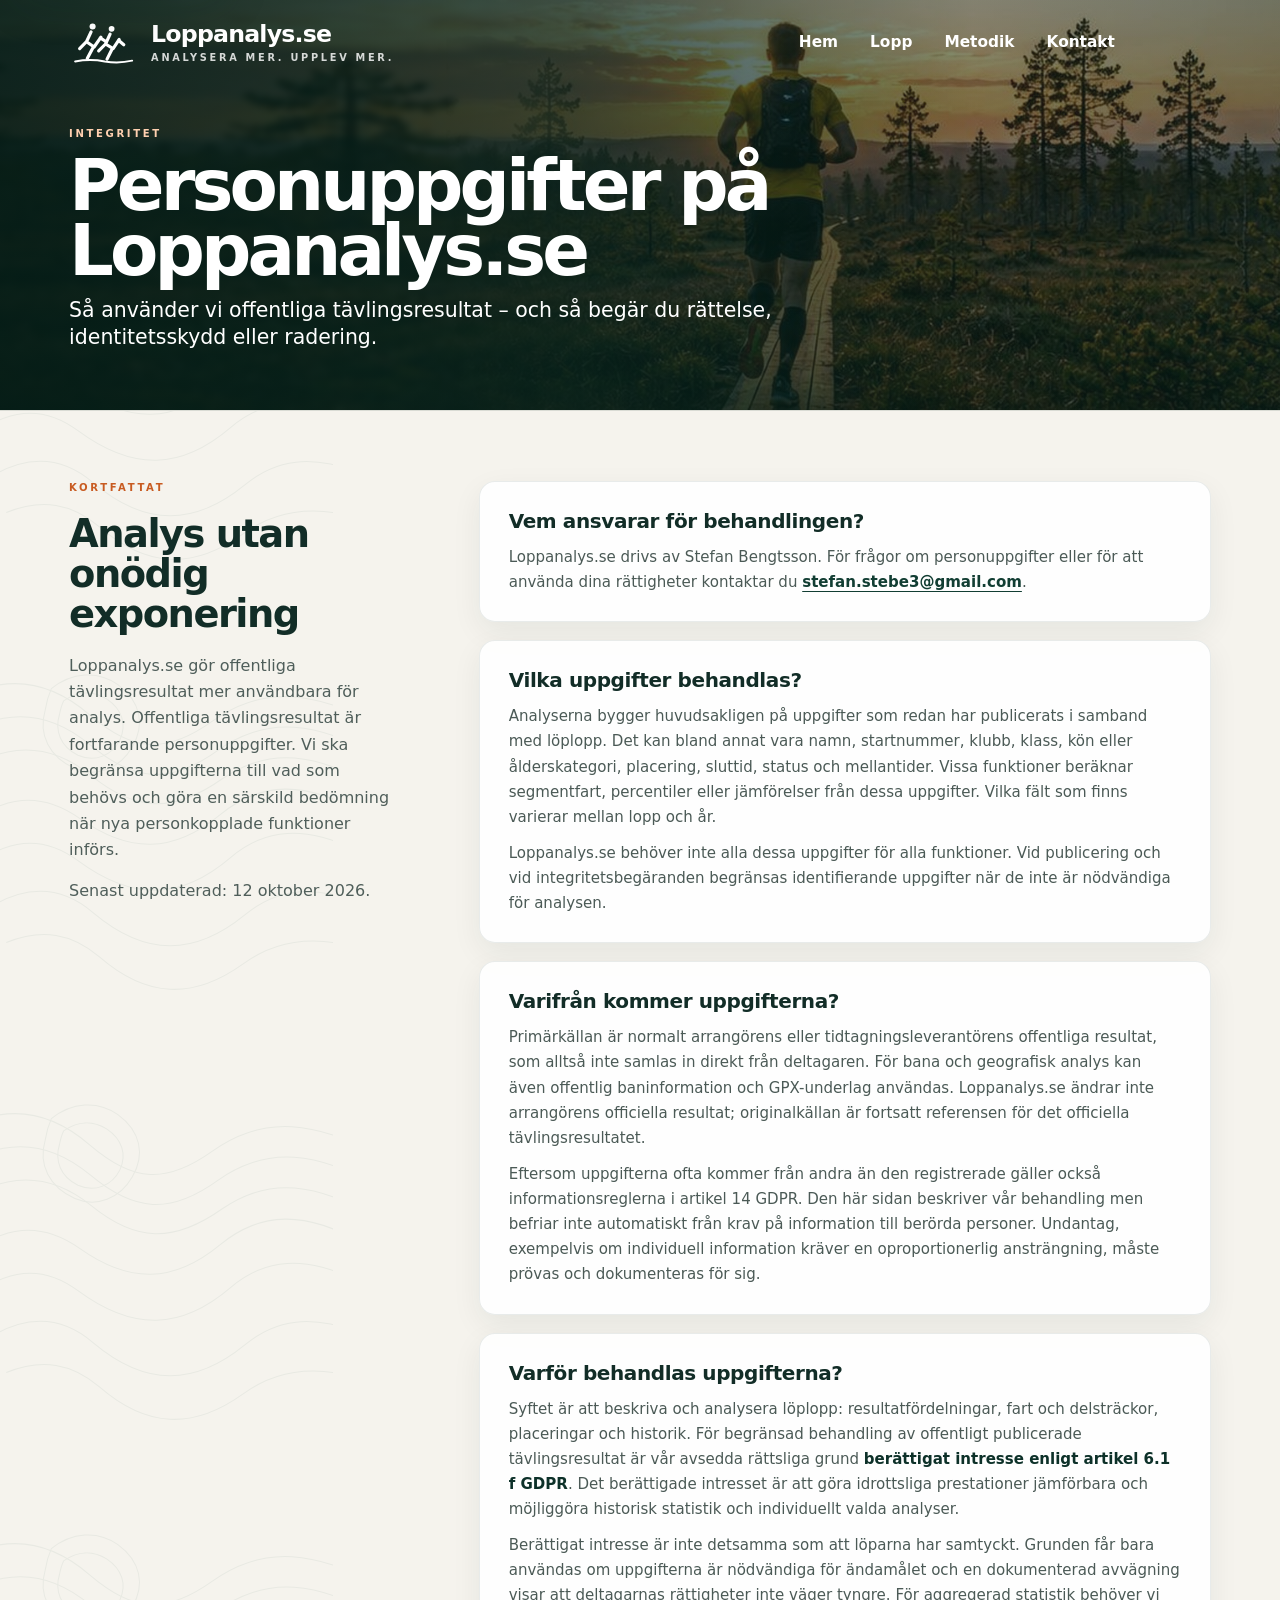
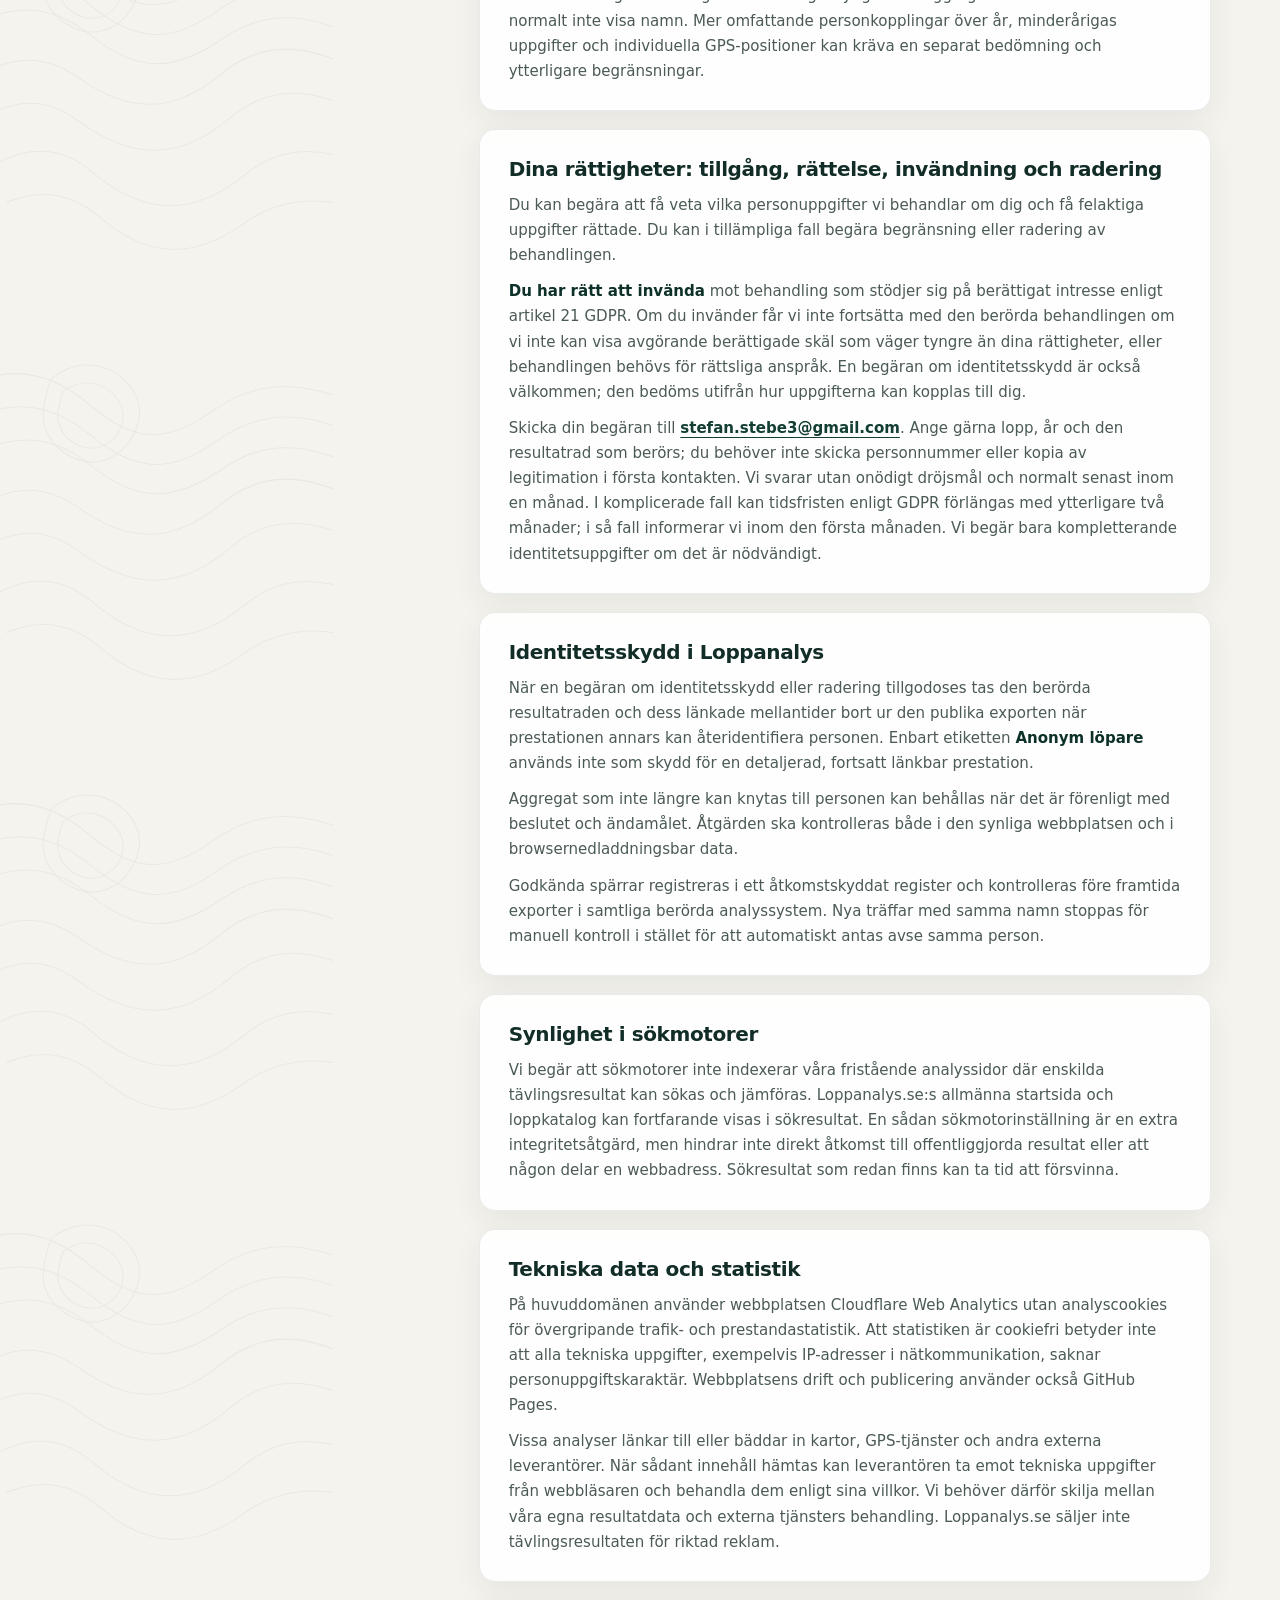
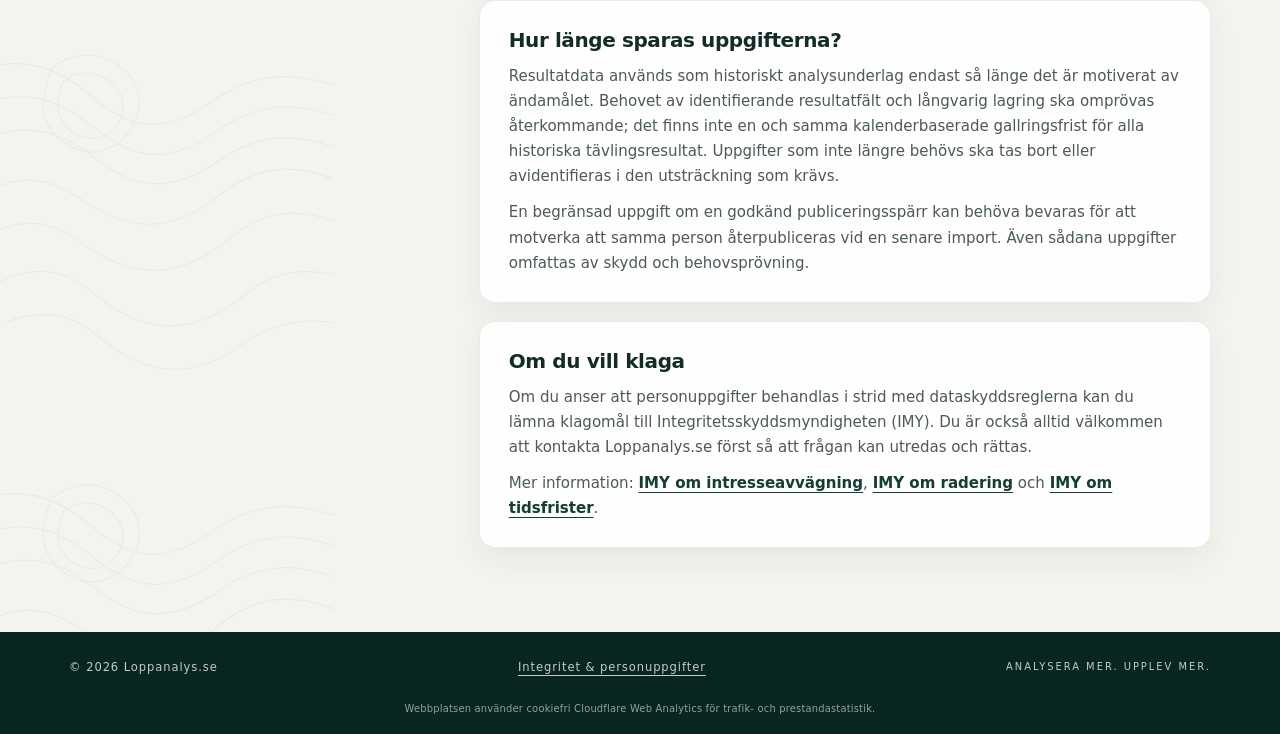
<file: integritet/index.html>
<!doctype html>
<html lang="sv">
<head>
  <meta charset="utf-8">
  <meta name="viewport" content="width=device-width, initial-scale=1">
  <title>Integritet och personuppgifter – Loppanalys.se</title>
  <meta name="description" content="Information om hur Loppanalys.se behandlar personuppgifter i offentliga tävlingsresultat och hur du begär rättelse, identitetsskydd eller radering.">
  <meta name="theme-color" content="#0d3129">
  <link rel="canonical" href="https://www.loppanalys.se/integritet/">
  <link rel="icon" href="/assets/brand-mark.svg" type="image/svg+xml">
  <link rel="stylesheet" href="/styles.css?v=20261005-privacy1">
</head>
<body class="catalog-page privacy-page">
  <a class="skip-link" href="#main">Hoppa till innehållet</a>
  <header class="site-header" data-header>
    <a class="brand" href="/#top" aria-label="Loppanalys.se – startsida">
      <img src="/assets/brand-mark-light.svg" alt="" width="84" height="58">
      <span class="brand-copy"><strong>Loppanalys.se</strong><small>Analysera mer. Upplev mer.</small></span>
    </a>
    <button class="menu-toggle" type="button" aria-expanded="false" aria-controls="site-nav" data-menu-toggle>
      <span class="sr-only">Öppna meny</span><span></span><span></span><span></span>
    </button>
    <nav id="site-nav" class="site-nav" aria-label="Huvudnavigering" data-nav>
      <a href="/#top">Hem</a><a href="/lopp/">Lopp</a><a href="/#metodik">Metodik</a><a href="/#kontakt">Kontakt</a>
    </nav>
  </header>

  <main id="main">
    <section class="catalog-hero privacy-hero" aria-labelledby="privacy-title">
      <div class="catalog-hero-media" aria-hidden="true"></div>
      <div class="catalog-hero-overlay" aria-hidden="true"></div>
      <div class="section-shell catalog-hero-inner">
        <p class="eyebrow">Integritet</p>
        <h1 id="privacy-title">Personuppgifter på Loppanalys.se</h1>
        <p class="catalog-lead">Så använder vi offentliga tävlingsresultat – och så begär du rättelse, identitetsskydd eller radering.</p>
      </div>
    </section>

    <section class="privacy-section">
      <div class="section-shell privacy-layout">
        <aside class="privacy-summary">
          <p class="eyebrow">Kortfattat</p>
          <h2>Analys utan onödig exponering</h2>
          <p>Loppanalys.se gör offentliga tävlingsresultat mer användbara för analys. Offentliga tävlingsresultat är fortfarande personuppgifter. Vi ska begränsa uppgifterna till vad som behövs och göra en särskild bedömning när nya personkopplade funktioner införs.</p>
          <p>Senast uppdaterad: 12 oktober 2026.</p>
        </aside>

        <div class="privacy-content">
          <section>
            <h2>Vem ansvarar för behandlingen?</h2>
            <p>Loppanalys.se drivs av Stefan Bengtsson. För frågor om personuppgifter eller för att använda dina rättigheter kontaktar du <a href="mailto:stefan.stebe3@gmail.com">stefan.stebe3@gmail.com</a>.</p>
          </section>

          <section>
            <h2>Vilka uppgifter behandlas?</h2>
            <p>Analyserna bygger huvudsakligen på uppgifter som redan har publicerats i samband med löplopp. Det kan bland annat vara namn, startnummer, klubb, klass, kön eller ålderskategori, placering, sluttid, status och mellantider. Vissa funktioner beräknar segmentfart, percentiler eller jämförelser från dessa uppgifter. Vilka fält som finns varierar mellan lopp och år.</p>
            <p>Loppanalys.se behöver inte alla dessa uppgifter för alla funktioner. Vid publicering och vid integritetsbegäranden begränsas identifierande uppgifter när de inte är nödvändiga för analysen.</p>
          </section>

          <section>
            <h2>Varifrån kommer uppgifterna?</h2>
            <p>Primärkällan är normalt arrangörens eller tidtagningsleverantörens offentliga resultat, som alltså inte samlas in direkt från deltagaren. För bana och geografisk analys kan även offentlig baninformation och GPX-underlag användas. Loppanalys.se ändrar inte arrangörens officiella resultat; originalkällan är fortsatt referensen för det officiella tävlingsresultatet.</p><p>Eftersom uppgifterna ofta kommer från andra än den registrerade gäller också informationsreglerna i artikel 14 GDPR. Den här sidan beskriver vår behandling men befriar inte automatiskt från krav på information till berörda personer. Undantag, exempelvis om individuell information kräver en oproportionerlig ansträngning, måste prövas och dokumenteras för sig.</p>
          </section>

          <section>
            <h2>Varför behandlas uppgifterna?</h2>
            <p>Syftet är att beskriva och analysera löplopp: resultatfördelningar, fart och delsträckor, placeringar och historik. För begränsad behandling av offentligt publicerade tävlingsresultat är vår avsedda rättsliga grund <strong>berättigat intresse enligt artikel 6.1 f GDPR</strong>. Det berättigade intresset är att göra idrottsliga prestationer jämförbara och möjliggöra historisk statistik och individuellt valda analyser.</p><p>Berättigat intresse är inte detsamma som att löparna har samtyckt. Grunden får bara användas om uppgifterna är nödvändiga för ändamålet och en dokumenterad avvägning visar att deltagarnas rättigheter inte väger tyngre. För aggregerad statistik behöver vi normalt inte visa namn. Mer omfattande personkopplingar över år, minderårigas uppgifter och individuella GPS-positioner kan kräva en separat bedömning och ytterligare begränsningar.</p>
          </section>

          <section>
            <h2>Dina rättigheter: tillgång, rättelse, invändning och radering</h2>
            <p>Du kan begära att få veta vilka personuppgifter vi behandlar om dig och få felaktiga uppgifter rättade. Du kan i tillämpliga fall begära begränsning eller radering av behandlingen.</p><p><strong>Du har rätt att invända</strong> mot behandling som stödjer sig på berättigat intresse enligt artikel 21 GDPR. Om du invänder får vi inte fortsätta med den berörda behandlingen om vi inte kan visa avgörande berättigade skäl som väger tyngre än dina rättigheter, eller behandlingen behövs för rättsliga anspråk. En begäran om identitetsskydd är också välkommen; den bedöms utifrån hur uppgifterna kan kopplas till dig.</p>
            <p>Skicka din begäran till <a href="mailto:stefan.stebe3@gmail.com?subject=Personuppgifter%20Loppanalys">stefan.stebe3@gmail.com</a>. Ange gärna lopp, år och den resultatrad som berörs; du behöver inte skicka personnummer eller kopia av legitimation i första kontakten. Vi svarar utan onödigt dröjsmål och normalt senast inom en månad. I komplicerade fall kan tidsfristen enligt GDPR förlängas med ytterligare två månader; i så fall informerar vi inom den första månaden. Vi begär bara kompletterande identitetsuppgifter om det är nödvändigt.</p>
          </section>

          <section>
            <h2>Identitetsskydd i Loppanalys</h2>
            <p>När en begäran om identitetsskydd eller radering tillgodoses tas den berörda resultatraden och dess länkade mellantider bort ur den publika exporten när prestationen annars kan återidentifiera personen. Enbart etiketten <strong>Anonym löpare</strong> används inte som skydd för en detaljerad, fortsatt länkbar prestation.</p>
            <p>Aggregat som inte längre kan knytas till personen kan behållas när det är förenligt med beslutet och ändamålet. Åtgärden ska kontrolleras både i den synliga webbplatsen och i browsernedladdningsbar data.</p>
            <p>Godkända spärrar registreras i ett åtkomstskyddat register och kontrolleras före framtida exporter i samtliga berörda analyssystem. Nya träffar med samma namn stoppas för manuell kontroll i stället för att automatiskt antas avse samma person.</p>
          </section>

          <section>
            <h2>Synlighet i sökmotorer</h2>
            <p>Vi begär att sökmotorer inte indexerar våra fristående analyssidor där enskilda tävlingsresultat kan sökas och jämföras. Loppanalys.se:s allmänna startsida och loppkatalog kan fortfarande visas i sökresultat. En sådan sökmotorinställning är en extra integritetsåtgärd, men hindrar inte direkt åtkomst till offentliggjorda resultat eller att någon delar en webbadress. Sökresultat som redan finns kan ta tid att försvinna.</p>
          </section>

          <section>
            <h2>Tekniska data och statistik</h2>
            <p>På huvuddomänen använder webbplatsen Cloudflare Web Analytics utan analyscookies för övergripande trafik- och prestandastatistik. Att statistiken är cookiefri betyder inte att alla tekniska uppgifter, exempelvis IP-adresser i nätkommunikation, saknar personuppgiftskaraktär. Webbplatsens drift och publicering använder också GitHub Pages.</p><p>Vissa analyser länkar till eller bäddar in kartor, GPS-tjänster och andra externa leverantörer. När sådant innehåll hämtas kan leverantören ta emot tekniska uppgifter från webbläsaren och behandla dem enligt sina villkor. Vi behöver därför skilja mellan våra egna resultatdata och externa tjänsters behandling. Loppanalys.se säljer inte tävlingsresultaten för riktad reklam.</p>
          </section>

          <section>
            <h2>Hur länge sparas uppgifterna?</h2>
            <p>Resultatdata används som historiskt analysunderlag endast så länge det är motiverat av ändamålet. Behovet av identifierande resultatfält och långvarig lagring ska omprövas återkommande; det finns inte en och samma kalenderbaserade gallringsfrist för alla historiska tävlingsresultat. Uppgifter som inte längre behövs ska tas bort eller avidentifieras i den utsträckning som krävs.</p><p>En begränsad uppgift om en godkänd publiceringsspärr kan behöva bevaras för att motverka att samma person återpubliceras vid en senare import. Även sådana uppgifter omfattas av skydd och behovsprövning.</p>
          </section>

          <section>
            <h2>Om du vill klaga</h2>
            <p>Om du anser att personuppgifter behandlas i strid med dataskyddsreglerna kan du lämna klagomål till Integritetsskyddsmyndigheten (IMY). Du är också alltid välkommen att kontakta Loppanalys.se först så att frågan kan utredas och rättas.</p>
            <p class="privacy-sources">Mer information: <a href="https://www.imy.se/verksamhet/dataskydd/det-har-galler-enligt-gdpr/rattslig-grund/intresseavvagning/" target="_blank" rel="noopener noreferrer">IMY om intresseavvägning</a>, <a href="https://www.imy.se/privatperson/dataskydd/dina-rattigheter/radering/" target="_blank" rel="noopener noreferrer">IMY om radering</a> och <a href="https://www.imy.se/privatperson/dataskydd/dina-rattigheter/galler-for-alla-rattigheterna/tidsfrister/" target="_blank" rel="noopener noreferrer">IMY om tidsfrister</a>.</p>
          </section>
        </div>
      </div>
    </section>
  </main>

  <footer class="site-footer">
    <div class="section-shell footer-inner">
      <span>© 2026 Loppanalys.se</span>
      <span><a href="/integritet/">Integritet &amp; personuppgifter</a></span>
      <span>Analysera mer. Upplev mer.</span>
    </div>
    <div class="section-shell footer-analytics">Webbplatsen använder cookiefri Cloudflare Web Analytics för trafik- och prestandastatistik.</div>
  </footer>
  <script type="module" src="/script.js?v=20260930-ost1"></script>
  <script>
    if (window.location.hostname === 'www.loppanalys.se') {
      const cloudflareAnalytics = document.createElement('script');
      cloudflareAnalytics.type = 'module';
      cloudflareAnalytics.src = 'https://static.cloudflareinsights.com/beacon.min.js';
      cloudflareAnalytics.dataset.cfBeacon = '{"token":"5cb546838de64a1788ce6610d6cba5e0"}';
      document.body.appendChild(cloudflareAnalytics);
    }
  </script>
</body>
</html>
</file>
<file: styles.css>
:root{
  --pine-950:#09251f;
  --pine-900:#0d3129;
  --pine-800:#123e33;
  --pine-700:#1a5545;
  --paper:#fbfaf6;
  --white:#fff;
  --ink:#122d27;
  --muted:#5d6d68;
  --orange:#f5823a;
  --line:rgba(16,41,35,.12);
  --shadow:0 18px 48px rgba(13,49,41,.13);
  --max:1536px;
}
*{box-sizing:border-box}
html{scroll-behavior:smooth}
body{
  margin:0;
  background:var(--paper);
  color:var(--ink);
  font-family:Inter,ui-sans-serif,system-ui,-apple-system,BlinkMacSystemFont,"Segoe UI",sans-serif;
  line-height:1.45;
  text-rendering:optimizeLegibility;
}
img{display:block;max-width:100%}
a{color:inherit}
button{font:inherit}
.sr-only{position:absolute;width:1px;height:1px;padding:0;margin:-1px;overflow:hidden;clip:rect(0,0,0,0);white-space:nowrap;border:0}
.skip-link{
  position:fixed;left:16px;top:10px;z-index:1000;transform:translateY(-160%);
  background:#fff;color:var(--pine-950);padding:10px 14px;border-radius:10px;font-weight:800;box-shadow:var(--shadow)
}
.skip-link:focus{transform:translateY(0)}

.site-header{
  position:absolute;inset:0 0 auto;z-index:30;
  width:min(100%,var(--max));margin-inline:auto;
  display:flex;align-items:center;justify-content:space-between;gap:28px;
  padding:18px clamp(28px,5.4vw,84px) 14px;
  color:var(--pine-950)
}
.brand{display:flex;align-items:center;gap:12px;text-decoration:none;min-width:max-content}
.brand img{width:70px;height:52px;object-fit:contain}
.brand-copy{display:grid;gap:4px}
.brand-copy strong{font-size:clamp(1.2rem,1.85vw,1.78rem);line-height:.98;font-weight:850;letter-spacing:-.035em}
.brand-copy small{text-transform:uppercase;font-size:.61rem;letter-spacing:.28em;font-weight:720;color:#223e36}
.site-nav{display:flex;align-items:center;gap:clamp(23px,2.5vw,39px);font-size:.96rem;font-weight:600;margin-right:96px}
.site-nav a{text-decoration:none;padding:10px 0 14px;position:relative}
.site-nav a:after{content:"";position:absolute;left:0;right:100%;bottom:4px;height:2px;background:var(--pine-900);transition:right .18s ease}
.site-nav a:hover:after,.site-nav a:focus-visible:after,.site-nav a.active:after{right:0}
.menu-toggle{
  display:none;border:1px solid rgba(11,48,40,.25);background:rgba(255,255,255,.72);
  width:44px;height:44px;border-radius:50%;padding:11px;backdrop-filter:blur(8px)
}
.menu-toggle span:not(.sr-only){display:block;height:2px;background:var(--pine-950);margin:5px 0;border-radius:2px}

.hero{
  position:relative;height:490px;min-height:490px;color:#fff;overflow:hidden;background:#34423a
}
.hero-media{
  position:absolute;inset:0;
  background-image:url('assets/hero-approved.jpg');
  background-size:cover;
  background-position:center 16%;
  transform:scale(1.002)
}
.hero-overlay{
  position:absolute;inset:0;
  background:
    linear-gradient(90deg,rgba(5,24,20,.18) 0%,rgba(5,24,20,.10) 34%,rgba(5,24,20,.01) 62%,rgba(5,24,20,0) 100%),
    linear-gradient(180deg,rgba(255,255,255,.02) 0%,rgba(255,255,255,0) 17%,rgba(3,19,16,.06) 30%,rgba(3,19,16,.17) 56%,rgba(3,19,16,.56) 100%)
}
.hero-inner{
  position:relative;z-index:2;height:100%;
  max-width:var(--max);margin:auto;
  padding:134px clamp(28px,5.4vw,84px) 16px;
  display:flex;flex-direction:column
}
.hero-copy{width:min(545px,48%)}
.hero h1{
  font-size:clamp(4.2rem,5.8vw,5.75rem);line-height:.9;letter-spacing:-.055em;
  margin:0 0 12px;font-weight:900
}
.hero-kicker{
  font-size:clamp(1.65rem,2.4vw,2.25rem);line-height:1.08;margin:0 0 11px;
  letter-spacing:-.025em;font-weight:450
}
.hero-text{
  font-size:clamp(1rem,1.25vw,1.18rem);line-height:1.5;max-width:520px;margin:0;color:rgba(255,255,255,.95)
}
.hero-actions{display:flex;gap:20px;flex-wrap:wrap;margin-top:24px}
.button{
  display:inline-flex;align-items:center;justify-content:center;gap:16px;min-width:198px;
  padding:12px 23px;border-radius:999px;text-decoration:none;font-weight:820;font-size:.92rem;
  transition:transform .18s ease,box-shadow .18s ease,background .18s ease
}
.button:hover,.button:focus-visible{transform:translateY(-2px)}
.button-primary{background:var(--orange);color:#12281f;box-shadow:0 8px 22px rgba(255,132,49,.22)}
.button-primary:hover,.button-primary:focus-visible{background:#ff9554;box-shadow:0 12px 28px rgba(255,132,49,.3)}
.button-ghost{min-width:142px;border:1.5px solid rgba(255,255,255,.95);color:#fff;background:rgba(5,25,20,.14);backdrop-filter:blur(5px)}

.hero-bottom{
  margin-top:auto;display:flex;align-items:flex-end;justify-content:space-between;gap:32px
}
.hero-features{
  width:min(930px,72%);display:grid;grid-template-columns:280px 345px minmax(0,1fr);
  padding-bottom:2px
}
.hero-features article{display:flex;align-items:center;gap:13px;padding:0 25px;border-right:1px solid rgba(255,255,255,.55)}
.hero-features article:first-child{padding-left:0}
.hero-features article:last-child{border-right:0}
.hero-features svg{width:34px;height:34px;flex:0 0 auto;fill:#fff;stroke:#fff;stroke-width:2.4;stroke-linecap:round;stroke-linejoin:round}
.hero-features article:nth-child(2) svg,.hero-features article:nth-child(3) svg{fill:none}
.hero-features div{display:grid;gap:2px}
.hero-features strong{font-size:.89rem;line-height:1.15}
.hero-features span{font-size:.72rem;line-height:1.25;color:rgba(255,255,255,.9)}
.hero-signature{
  margin:0 2px 8px 0;white-space:nowrap;text-transform:uppercase;
  letter-spacing:.28em;font-size:.63rem;font-weight:760;color:rgba(255,255,255,.95)
}
.hero-signature span{padding:0 .45em;color:rgba(255,255,255,.68)}

.section-shell{max-width:var(--max);margin:auto;padding-inline:clamp(28px,5.4vw,84px)}
.race-layout.section-shell{max-width:var(--max)}

.race-section{
  position:relative;background:var(--paper);overflow:hidden;box-shadow:inset 0 -1px rgba(16,41,35,.08)
}
.contour-panel{
  position:absolute;inset:0 72% 0 0;background-image:url('assets/topography.svg');
  background-size:390px 390px;opacity:.19;pointer-events:none
}
.race-layout{
  position:relative;height:317px;
  display:grid;grid-template-columns:minmax(270px,290px) minmax(0,1fr);
  gap:35px;align-items:center;
  padding-top:21px;padding-bottom:23px;
  padding-left:clamp(28px,5.4vw,84px);padding-right:clamp(28px,3vw,46px)
}
.race-intro{align-self:center}
.eyebrow{
  margin:0 0 18px;text-transform:uppercase;letter-spacing:.26em;
  font-size:.63rem;font-weight:850;color:#263f38
}
.race-intro h2{
  font-size:clamp(2rem,2.35vw,2.25rem);line-height:1.06;letter-spacing:-.045em;
  margin:0 0 18px;max-width:310px
}
.race-intro>p:last-child{color:#3f4d49;font-size:.98rem;line-height:1.42;max-width:310px;margin:0}

.race-grid{display:grid;grid-template-columns:repeat(3,minmax(0,1fr));gap:18px}
.race-card{
  height:270px;background:#fff;border-radius:14px;overflow:hidden;
  box-shadow:0 8px 24px rgba(13,49,41,.09);min-width:0;position:relative;
  border:1px solid rgba(18,45,39,.07);
  transition:transform .2s ease,box-shadow .2s ease
}
.race-card-hit{display:block;color:inherit;text-decoration:none;height:100%}
.race-card.available:hover,.race-card.available:focus-within{transform:translateY(-4px);box-shadow:0 16px 34px rgba(8,31,26,.16)}
.race-card-media{height:176px;background:#899a92;position:relative;overflow:hidden}
.race-card-media img{width:100%;height:100%;object-fit:cover;transition:transform .55s ease}
.race-card.available:hover .race-card-media img,.race-card.available:focus-within .race-card-media img{transform:scale(1.035)}
.race-card-media:after{
  content:"";position:absolute;inset:0;
  background:linear-gradient(0deg,rgba(7,31,25,.12),transparent 50%)
}
.status-pill{
  position:absolute;z-index:2;right:9px;top:9px;background:rgba(255,255,255,.94);
  border-radius:999px;padding:6px 11px;font-size:.64rem;font-weight:850;letter-spacing:.035em;text-transform:uppercase;
  color:#32423d;box-shadow:0 3px 10px rgba(0,0,0,.08)
}
.status-pill.available:before{content:"";display:inline-block;width:7px;height:7px;margin-right:6px;background:#53b76b;border-radius:50%}
.race-card-body{
  min-height:94px;display:grid;grid-template-columns:1fr auto;gap:14px;
  padding:10px 14px 12px 15px;align-items:center
}
.race-card-body h3{font-size:1.12rem;line-height:1.08;margin:0 0 6px;letter-spacing:-.025em}
.race-card-body p{margin:0;color:#6a706e;font-size:.71rem;line-height:1.45}
.race-card-action{
  width:39px;height:39px;border-radius:50%;background:#eff0ec;display:grid;place-items:center;
  font-size:1.16rem;font-weight:760;color:#17382f;
  transition:background .18s ease,transform .18s ease
}
.race-card.available:hover .race-card-action,.race-card.available:focus-within .race-card-action{background:var(--orange);transform:translateX(2px)}
.race-card.coming .race-card-media img{filter:none;transform:none}
.race-card.coming .race-card-media:after{background:transparent}
.race-card.coming .race-card-action{color:#223b33}

.insight-band{
  position:relative;height:217px;min-height:217px;color:#fff;background:#0d3129;overflow:hidden
}
.insight-bg{
  position:absolute;inset:0;
  background:
    linear-gradient(90deg,rgba(7,34,28,.84),rgba(7,38,31,.90)),
    url('assets/insight-approved.jpg') center center/cover no-repeat;
  filter:saturate(.78)
}
.insight-layout{
  position:relative;z-index:1;height:217px;min-height:217px;
  display:grid;grid-template-columns:270px minmax(0,1fr) 290px;
  align-items:center;gap:20px;
  padding-top:20px;padding-bottom:20px
}
.insight-quote{margin:0;padding:0 22px 0 0;align-self:center;position:relative}
.insight-quote>span{
  display:block;color:var(--orange);font-family:Georgia,serif;
  font-size:4rem;line-height:.6;font-weight:800;margin:0 0 10px -4px
}
.insight-quote p{
  margin:0;color:#fff;font-family:Georgia,"Times New Roman",serif;
  font-style:italic;font-size:1.78rem;line-height:1.08;letter-spacing:-.02em
}
.insight-quote i{display:block;width:48px;height:4px;background:var(--orange);margin:20px 0 0 8px;transform:rotate(-4deg)}

.insight-features{
  display:grid;grid-template-columns:repeat(4,minmax(0,1fr));align-items:start
}
.insight-features article{text-align:center;padding:0 10px}
.insight-features svg{
  display:block;margin:0 auto 9px;width:39px;height:39px;
  fill:#fff;stroke:#fff;stroke-width:2.4;stroke-linecap:round;stroke-linejoin:round
}
.insight-features article:nth-child(2) svg,
.insight-features article:nth-child(3) svg,
.insight-features article:nth-child(4) svg{fill:none}
.insight-features strong{display:block;font-size:.82rem;line-height:1.2;margin-bottom:8px}
.insight-features p{margin:0;color:rgba(255,255,255,.9);font-size:.72rem;line-height:1.45}

.insight-brand{
  min-height:166px;border-left:1px solid rgba(255,255,255,.55);
  display:flex;flex-direction:column;align-items:center;justify-content:center;text-align:center;padding-left:26px
}
.insight-brand img{width:65px;height:44px;margin-bottom:1px}
.insight-brand strong{font-size:1.18rem;line-height:1;font-weight:850;letter-spacing:-.025em}
.insight-brand small{text-transform:uppercase;letter-spacing:.25em;font-size:.49rem;margin-top:10px;font-weight:750;color:rgba(255,255,255,.88)}
.brand-rule{width:56px;height:1px;background:rgba(255,255,255,.55);margin:15px 0 12px}
.insight-brand p{
  margin:0;text-transform:uppercase;letter-spacing:.36em;font-size:.59rem;white-space:nowrap;color:#fff
}

@media (max-width:1120px){
  .site-header{padding-inline:28px}
  .site-nav{margin-right:0}
  .hero-inner,.section-shell{padding-inline:28px}
  .hero-copy{width:58%}
  .hero-signature{display:none}
  .hero-features{width:100%;grid-template-columns:repeat(3,minmax(0,1fr))}
  .race-layout{grid-template-columns:250px minmax(0,1fr);gap:24px}
  .race-card{height:262px}.race-card-media{height:168px}
  .insight-layout{grid-template-columns:210px 1fr 230px}
  .insight-quote p{font-size:1.48rem}
  .insight-features article{padding-inline:5px}
}
@media (max-width:900px){
  .site-nav{gap:18px;font-size:.9rem}
  .insight-band{height:auto;min-height:0}
  .insight-layout{height:auto;min-height:0}
  .hero{height:570px;min-height:570px}
  .hero-inner{padding-top:126px}
  .hero-copy{width:68%}
  .hero-features strong{font-size:.8rem}.hero-features span{font-size:.66rem}
  .race-layout{height:auto;grid-template-columns:1fr;gap:22px;padding-top:34px;padding-bottom:36px}
  .race-intro{display:grid;grid-template-columns:1fr 1fr;column-gap:30px}
  .race-intro .eyebrow{grid-column:1/-1;margin-bottom:8px}
  .race-intro h2{max-width:460px;margin-bottom:0}
  .race-grid{width:100%}
  .insight-layout{grid-template-columns:1fr;gap:28px;padding-top:38px;padding-bottom:38px}
  .insight-quote{text-align:center;padding:0}
  .insight-quote>span{margin-left:0}
  .insight-quote i{margin-inline:auto}
  .insight-brand{border-left:0;border-top:1px solid rgba(255,255,255,.4);padding:28px 0 0;min-height:0}
}
@media (max-width:720px){
  .site-header{padding:14px 18px}
  .brand img{width:64px;height:46px}.brand-copy strong{font-size:1.05rem}.brand-copy small{font-size:.46rem;letter-spacing:.2em}
  .menu-toggle{display:block;z-index:32}
  .site-nav{
    position:absolute;right:18px;top:70px;display:none;min-width:190px;padding:10px;border-radius:14px;
    background:rgba(250,249,245,.97);box-shadow:var(--shadow);color:var(--pine-950);
    flex-direction:column;align-items:stretch;gap:0
  }
  .site-nav.open{display:flex}
  .site-nav a{padding:9px 11px}.site-nav a:after{display:none}
  .hero{height:710px;min-height:710px}
  .hero-media{background-position:62% center}
  .hero-overlay{
    background:
      linear-gradient(180deg,rgba(255,255,255,.08) 0%,rgba(6,28,23,.10) 17%,rgba(5,27,22,.55) 42%,rgba(3,20,16,.82) 100%),
      linear-gradient(90deg,rgba(4,24,19,.5),rgba(4,24,19,.08))
  }
  .hero-inner{padding:125px 20px 17px}
  .hero-copy{width:100%;max-width:560px}
  .hero h1{font-size:clamp(3.7rem,16vw,5rem)}
  .hero-kicker{font-size:1.48rem}
  .hero-text{font-size:.98rem;max-width:500px}
  .hero-actions{gap:10px}.button{min-width:0;padding:11px 16px;font-size:.86rem}
  .hero-bottom{display:block}
  .hero-features{grid-template-columns:1fr;padding-top:10px}
  .hero-features article{padding:10px 0;border-right:0;border-top:1px solid rgba(255,255,255,.28)}
  .hero-features svg{width:29px;height:29px}
  .section-shell{padding-inline:20px}
  .race-intro{display:block}.race-intro h2{margin-bottom:12px}
  .race-grid{grid-template-columns:1fr}
  .race-card{height:auto}.race-card-media{height:auto;aspect-ratio:2/1}.race-card-body{min-height:94px}
  .insight-features{grid-template-columns:repeat(2,1fr);row-gap:34px}
}
@media (max-width:430px){
  .brand-copy small{display:none}
  .hero{height:825px;min-height:825px}
  .hero-inner{padding-top:117px}
  .hero h1{font-size:3.7rem}
  .hero-kicker{font-size:1.35rem}
  .hero-actions .button{flex:1 1 100%}
  .race-intro h2{font-size:2rem}
  .insight-features{grid-template-columns:1fr}
  .insight-brand p{letter-spacing:.25em;font-size:.53rem}
}
@media (prefers-reduced-motion:reduce){
  html{scroll-behavior:auto}
  *,*:before,*:after{transition:none!important;animation:none!important}
}

/* Shared focus, methodology, contact and race catalogue */
:where(a,button):focus-visible{outline:3px solid var(--orange);outline-offset:4px}
#metodik,#kontakt{scroll-margin-top:24px}

.method-section{
  position:relative;overflow:hidden;background:#f5f3ed;
  border-bottom:1px solid var(--line)
}
.method-contour{
  position:absolute;inset:0 0 0 67%;background:url('/assets/topography.svg') center/430px 430px;
  opacity:.13;pointer-events:none
}
.method-layout{
  position:relative;display:grid;grid-template-columns:minmax(250px,320px) minmax(0,1fr);
  gap:clamp(42px,5vw,78px);padding-top:76px;padding-bottom:82px
}
.method-intro{align-self:start;position:sticky;top:32px}
.method-intro .eyebrow,.contact-copy .eyebrow,.catalog-heading .eyebrow{color:#c85b21}
.method-intro h2,.contact-copy h2,.catalog-heading h2{
  margin:0;letter-spacing:-.045em;line-height:1.04;font-size:clamp(2.25rem,3.2vw,3.35rem)
}
.method-lead{margin:20px 0 14px;font-size:1.14rem;font-weight:760;color:var(--pine-800)}
.method-intro>p:last-child{margin:0;color:#455651;line-height:1.65;font-size:.97rem}
.method-grid{display:grid;grid-template-columns:repeat(2,minmax(0,1fr));gap:18px}
.method-card{
  position:relative;min-width:0;padding:27px 27px 25px;background:rgba(255,255,255,.88);
  border:1px solid rgba(18,45,39,.09);border-radius:16px;box-shadow:0 12px 34px rgba(13,49,41,.075)
}
.method-card:before{
  content:"";position:absolute;left:27px;top:0;width:42px;height:3px;background:var(--orange);border-radius:0 0 4px 4px
}
.method-label{
  margin:0 0 12px;text-transform:uppercase;letter-spacing:.2em;font-size:.62rem;
  font-weight:850;color:#a7481c
}
.method-card h3{margin:0 0 13px;font-size:1.18rem;line-height:1.2;letter-spacing:-.025em}
.method-card p:not(.method-label){margin:0;color:#52615d;font-size:.84rem;line-height:1.58}
.method-card p+p{margin-top:10px!important}

.contact-section{position:relative;overflow:hidden;background:var(--paper)}
.contact-contour{
  position:absolute;inset:0 64% 0 0;background:url('/assets/topography.svg') center/410px 410px;
  opacity:.16;pointer-events:none
}
.contact-layout{
  position:relative;display:grid;grid-template-columns:minmax(0,.95fr) minmax(360px,1.05fr);
  gap:clamp(48px,7vw,104px);align-items:center;padding-top:74px;padding-bottom:78px
}
.contact-copy h2{margin-bottom:24px}
.contact-copy>p:not(.eyebrow){max-width:660px;margin:0;color:#465752;font-size:.96rem;line-height:1.64}
.contact-copy>p+p{margin-top:13px!important}
.contact-options{display:grid;gap:12px}
.contact-card{
  display:grid;grid-template-columns:46px minmax(0,1fr) auto;align-items:center;gap:16px;
  min-width:0;padding:17px 19px;text-decoration:none;background:#fff;border:1px solid rgba(18,45,39,.1);
  border-radius:15px;box-shadow:0 8px 24px rgba(13,49,41,.075);
  transition:transform .18s ease,border-color .18s ease,box-shadow .18s ease
}
.contact-card:hover,.contact-card:focus-visible{
  transform:translateY(-2px);border-color:rgba(245,130,58,.7);box-shadow:0 13px 28px rgba(13,49,41,.12)
}
.contact-card svg{
  width:42px;height:42px;padding:8px;border-radius:12px;background:#edf1ed;
  fill:none;stroke:var(--pine-800);stroke-width:1.8;stroke-linecap:round;stroke-linejoin:round
}
.contact-card .icon-dot,.contact-card .icon-fill{fill:var(--pine-800);stroke:none}
.contact-card>span:nth-child(2){display:grid;min-width:0;gap:3px}
.contact-card strong{font-size:.8rem;text-transform:uppercase;letter-spacing:.1em}
.contact-card small{min-width:0;color:#5a6864;font-size:.82rem;line-height:1.35;overflow-wrap:anywhere}
.contact-arrow{font-size:1.25rem;font-weight:750;color:var(--pine-800)}

.site-footer{background:var(--pine-950);color:rgba(255,255,255,.76)}
.footer-inner{
  min-height:70px;display:flex;align-items:center;justify-content:space-between;gap:22px;
  font-size:.72rem;letter-spacing:.08em
}
.footer-inner span:last-child{text-transform:uppercase;letter-spacing:.2em;font-size:.62rem}
.footer-inner a{color:inherit;text-underline-offset:4px}
.footer-inner a:hover,.footer-inner a:focus-visible{color:#fff}

.catalog-page{background:#f5f3ed}
.catalog-page .site-header{color:#fff}
.catalog-page .brand-copy small{color:rgba(255,255,255,.82)}
.catalog-page .site-nav a:after{background:var(--orange)}
.catalog-page .menu-toggle{border-color:rgba(255,255,255,.46);background:rgba(6,31,25,.32)}
.catalog-page .menu-toggle span:not(.sr-only){background:#fff}
.catalog-hero{
  position:relative;height:385px;min-height:385px;color:#fff;overflow:hidden;background:var(--pine-900)
}
.catalog-hero-media{
  position:absolute;inset:0;background:url('/assets/hero-approved.jpg') center 16%/cover no-repeat;
  transform:scale(1.002)
}
.catalog-hero-overlay{
  position:absolute;inset:0;background:
    linear-gradient(90deg,rgba(5,30,24,.86) 0%,rgba(7,38,31,.62) 45%,rgba(7,38,31,.18) 76%,rgba(7,38,31,.28) 100%),
    linear-gradient(180deg,rgba(5,28,23,.35),rgba(5,28,23,.58))
}
.catalog-hero-inner{
  position:relative;z-index:1;height:100%;display:flex;flex-direction:column;justify-content:flex-end;
  padding-top:124px;padding-bottom:54px
}
.catalog-hero .eyebrow{color:#ffd0b0;margin-bottom:13px}
.catalog-hero h1{
  margin:0 0 13px;font-size:clamp(3.35rem,5.5vw,5rem);line-height:.92;letter-spacing:-.055em
}
.catalog-hero .catalog-lead{margin:0 0 8px;max-width:710px;font-size:clamp(1.1rem,1.6vw,1.45rem);line-height:1.35}
.catalog-hero .catalog-note{margin:0;max-width:650px;color:rgba(255,255,255,.82);font-size:.94rem}
.catalog-section{position:relative;overflow:hidden;background:#f5f3ed}
.catalog-section:before{
  content:"";position:absolute;inset:0 72% 0 0;background:url('/assets/topography.svg') center/430px 430px;
  opacity:.15
}
.catalog-shell{position:relative;max-width:1320px;padding-top:64px;padding-bottom:72px}
.catalog-heading{display:grid;grid-template-columns:minmax(250px,.7fr) minmax(320px,1fr);gap:50px;align-items:end;margin-bottom:34px}
.catalog-heading .eyebrow{grid-column:1/-1;margin-bottom:-30px}
.catalog-heading h2{font-size:clamp(2.1rem,3vw,3rem)}
.catalog-heading>p:last-child{margin:0;color:#52615d;line-height:1.6;max-width:570px}
.catalog-grid{grid-template-columns:repeat(3,minmax(0,1fr));gap:24px}
.catalog-grid .race-card{height:310px}
.catalog-grid .race-card-media{height:190px}
.catalog-grid .race-card-body{min-height:120px;padding:14px 18px 15px}
.catalog-grid .race-card-body h3{font-size:1.22rem}
.catalog-grid .race-card-body p{font-size:.82rem}
.catalog-grid .race-card.coming{opacity:.82}
.catalog-endnote{
  display:flex;align-items:center;justify-content:space-between;gap:24px;margin-top:34px;
  padding:22px 25px;border:1px solid rgba(18,45,39,.1);border-radius:15px;background:rgba(255,255,255,.72)
}
.catalog-endnote p{margin:0;color:#455651}
.catalog-endnote a{font-weight:800;color:var(--pine-800);text-underline-offset:4px}

@media (max-width:1050px){
  .method-layout{grid-template-columns:1fr;gap:35px}
  .method-intro{position:static;max-width:760px}
  .contact-layout{grid-template-columns:1fr;gap:38px}
  .contact-copy{max-width:800px}
  .contact-options{grid-template-columns:repeat(3,minmax(0,1fr))}
  .contact-card{grid-template-columns:40px minmax(0,1fr);align-content:start}
  .contact-card svg{width:38px;height:38px}
  .contact-arrow{display:none}
  .catalog-grid{grid-template-columns:repeat(2,minmax(0,1fr))}
}
@media (max-width:720px){
  #metodik,#kontakt{scroll-margin-top:0}
  .method-layout,.contact-layout{padding-top:54px;padding-bottom:58px}
  .method-grid{grid-template-columns:1fr}
  .method-card{padding:25px 22px 23px}
  .method-card:before{left:22px}
  .contact-options{grid-template-columns:1fr}
  .contact-card{grid-template-columns:42px minmax(0,1fr) auto}
  .contact-arrow{display:block}
  .footer-inner{min-height:82px;flex-direction:column;justify-content:center;text-align:center;gap:6px}
  .catalog-page .site-nav{color:var(--pine-950)}
  .catalog-page .site-nav a:after{display:none}
  .catalog-hero{height:430px;min-height:430px}
  .catalog-hero-media{background-position:64% 16%}
  .catalog-hero-overlay{background:linear-gradient(90deg,rgba(4,28,22,.86),rgba(5,31,25,.46)),linear-gradient(180deg,rgba(5,28,23,.22),rgba(5,28,23,.7))}
  .catalog-hero-inner{padding-top:115px;padding-bottom:48px}
  .catalog-hero h1{font-size:3.45rem}
  .catalog-section:before{inset:0 35% 0 0}
  .catalog-shell{padding-top:49px;padding-bottom:58px}
  .catalog-heading{display:block;margin-bottom:26px}
  .catalog-heading .eyebrow{margin-bottom:15px}
  .catalog-heading h2{margin-bottom:15px}
  .catalog-grid{grid-template-columns:1fr}
  .catalog-grid .race-card{height:auto}
  .catalog-grid .race-card-media{height:auto;aspect-ratio:2/1}
  .catalog-grid .race-card-body{min-height:108px}
  .catalog-endnote{align-items:flex-start;flex-direction:column}
}
@media (max-width:430px){
  .method-intro h2,.contact-copy h2{font-size:2.25rem}
  .method-card h3{font-size:1.08rem}
  .contact-card{padding:15px 14px;gap:12px}
  .contact-card small{font-size:.77rem}
  .catalog-hero h1{font-size:3.15rem}
  .catalog-hero .catalog-lead{font-size:1.05rem}
}
.footer-analytics{
  padding-top:0;
  padding-bottom:18px;
  text-align:center;
  font-size:.62rem;
  line-height:1.4;
  color:rgba(255,255,255,.56);
  letter-spacing:.02em;
}


/* Privacy and personal-data information */
.privacy-hero{height:410px;min-height:410px}
.privacy-hero .catalog-hero-inner{padding-bottom:50px}
.privacy-section{position:relative;background:#f5f3ed;border-top:1px solid var(--line)}
.privacy-section:before{
  content:"";position:absolute;inset:0 74% 0 0;
  background:url('/assets/topography.svg') center/430px 430px;opacity:.12;pointer-events:none
}
.privacy-layout{
  position:relative;display:grid;grid-template-columns:minmax(250px,320px) minmax(0,760px);
  justify-content:space-between;gap:clamp(46px,7vw,110px);padding-top:70px;padding-bottom:84px
}
.privacy-summary{align-self:start;position:sticky;top:30px}
.privacy-summary .eyebrow{color:#c85b21}
.privacy-summary h2{margin:0 0 18px;font-size:clamp(2rem,3vw,2.8rem);line-height:1.05;letter-spacing:-.04em}
.privacy-summary p:not(.eyebrow){margin:0;color:#4f5e5a;line-height:1.65}
.privacy-summary p+p{margin-top:14px!important}
.privacy-content{display:grid;gap:18px}
.privacy-content section{
  background:rgba(255,255,255,.9);border:1px solid rgba(18,45,39,.09);
  border-radius:16px;padding:27px 29px 26px;box-shadow:0 10px 30px rgba(13,49,41,.065)
}
.privacy-content h2{margin:0 0 12px;font-size:1.25rem;line-height:1.2;letter-spacing:-.02em}
.privacy-content p{margin:0;color:#4b5a56;line-height:1.67;font-size:.94rem}
.privacy-content p+p{margin-top:11px}
.privacy-content a{font-weight:760;color:var(--pine-800);text-underline-offset:4px}
.privacy-content strong{color:var(--pine-900)}
.privacy-sources{font-size:.88rem}
@media (max-width:900px){
  .privacy-layout{grid-template-columns:1fr;gap:32px;padding-top:52px;padding-bottom:64px}
  .privacy-summary{position:static;max-width:760px}
}
@media (max-width:720px){
  .privacy-hero{height:460px;min-height:460px}
  .privacy-content section{padding:24px 21px 23px}
}


/* Homepage race carousel */
.race-carousel{position:relative;min-width:0}
.race-grid-scroll{
  display:grid;grid-auto-flow:column;grid-auto-columns:minmax(245px,calc((100% - 36px)/3));
  grid-template-columns:none;overflow-x:auto;overscroll-behavior-inline:contain;
  scroll-snap-type:x mandatory;scroll-behavior:smooth;scrollbar-width:thin;
  padding:4px 2px 12px;gap:18px
}
.race-grid-scroll .race-card{scroll-snap-align:start}
.race-scroll{
  position:absolute;z-index:5;top:50%;transform:translateY(-50%);
  width:42px;height:42px;border:1px solid rgba(18,45,39,.12);border-radius:50%;
  background:rgba(255,255,255,.96);color:var(--pine-900);box-shadow:0 8px 24px rgba(13,49,41,.15);
  cursor:pointer;font-size:1.2rem;font-weight:800;display:grid;place-items:center
}
.race-scroll:hover,.race-scroll:focus-visible{background:var(--orange)}
.race-scroll:disabled{opacity:.3;cursor:default;background:rgba(255,255,255,.9)}
.race-scroll-prev{left:-21px}.race-scroll-next{right:-21px}
@media (max-width:1120px){
  .race-grid-scroll{grid-auto-columns:minmax(245px,calc((100% - 18px)/2))}
}
@media (max-width:720px){
  .race-grid-scroll{grid-auto-columns:min(86vw,330px);padding-inline:2px}
  .race-scroll{display:none}
}
</file>
